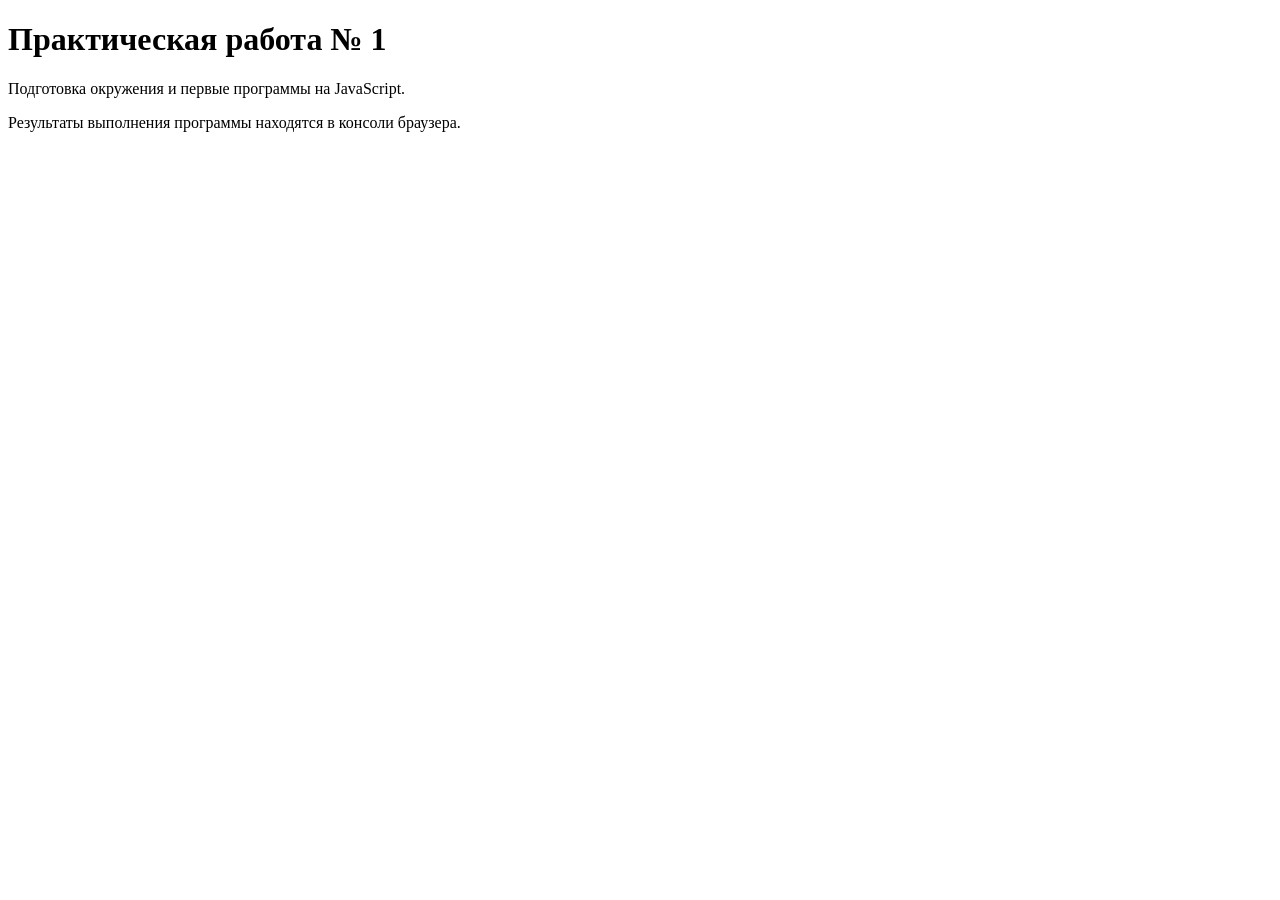
<file: practice-01/index.html>
<!doctype html>
<html lang="ru">
  <head>
    <meta charset="UTF-8">
    <meta name="viewport" content="width=device-width, initial-scale=1.0">
    <title>ПР1 — JavaScript</title>
    <script src="./js/hello.js" defer></script>
  </head>
  <body>
    <main>
      <h1>Практическая работа № 1</h1>
      <p>Подготовка окружения и первые программы на JavaScript.</p>
      <p>Результаты выполнения программы находятся в консоли браузера.</p>
    </main>
  </body>
</html>
</file>
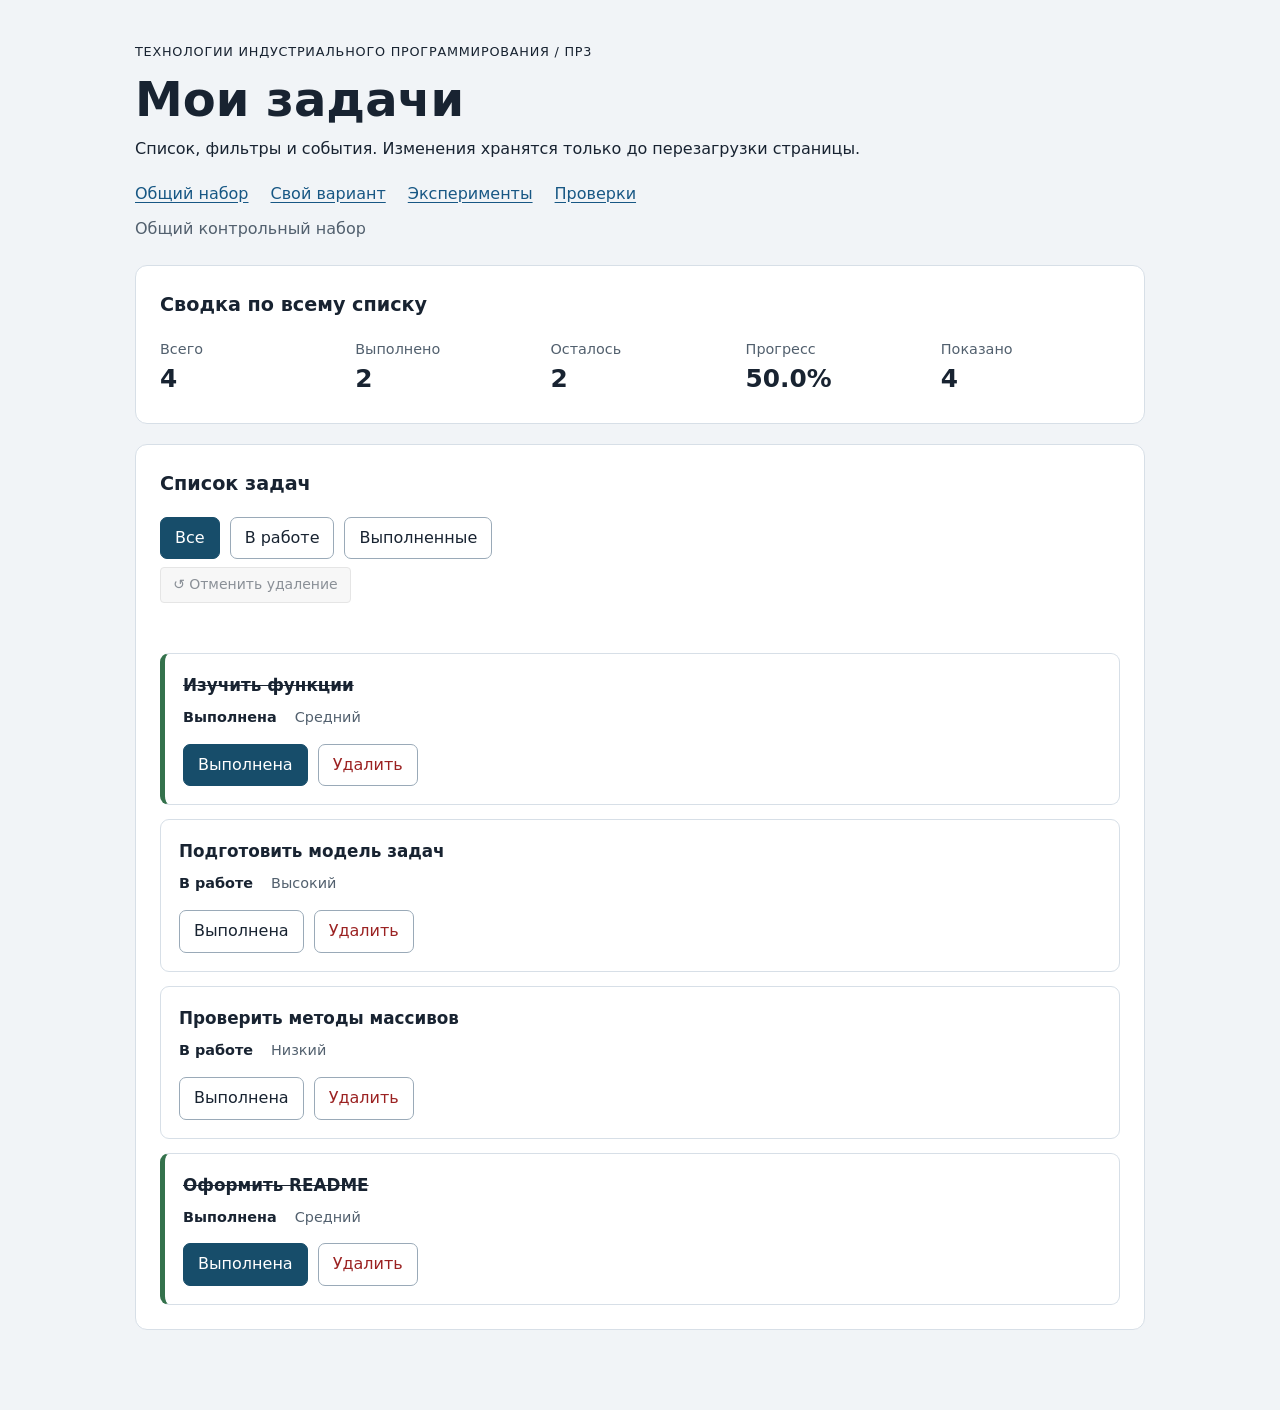
<file: practice-03/index.html>
<!doctype html>
<html lang="ru">
<head>
  <meta charset="utf-8">
  <meta name="viewport" content="width=device-width, initial-scale=1">
  <title>ПР3 — Работа с DOM и событиями</title>
  <link rel="icon" href="data:,">
  <link rel="stylesheet" href="./styles.css">
  <script type="module" src="./src/main.js"></script>
</head>
<body>
  <main class="page">
    <header class="page-header">
      <p class="eyebrow">Технологии индустриального программирования / ПР3</p>
      <h1>Мои задачи</h1>
      <p>Список, фильтры и события. Изменения хранятся только до перезагрузки страницы.</p>
      <nav class="page-links" aria-label="Учебные страницы">
        <a href="./index.html">Общий набор</a>
        <a href="./index.html?dataset=variant">Свой вариант</a>
        <a href="./examples/dom-events.html">Эксперименты</a>
        <a href="./checks.html">Проверки</a>
      </nav>
      <p id="dataset-label" class="muted">Набор ещё не загружен</p>
    </header>

    <section aria-labelledby="summary-heading" class="panel">
      <h2 id="summary-heading">Сводка по всему списку</h2>
      <dl id="task-summary" class="summary-grid">
        <div><dt>Всего</dt><dd data-stat="total">—</dd></div>
        <div><dt>Выполнено</dt><dd data-stat="completed">—</dd></div>
        <div><dt>Осталось</dt><dd data-stat="pending">—</dd></div>
        <div><dt>Прогресс</dt><dd data-stat="progress">—</dd></div>
        <div><dt>Показано</dt><dd data-stat="visible">—</dd></div>
      </dl>
    </section>

    <section class="panel" aria-labelledby="list-heading">
      <h2 id="list-heading">Список задач</h2>
      <div id="task-filters" class="filters" role="group" aria-label="Фильтр по статусу">
        <button type="button" data-filter="all" aria-pressed="true" class="is-active"><span class="filter-label">Все</span></button>
        <button type="button" data-filter="pending" aria-pressed="false"><span class="filter-label">В работе</span></button>
        <button type="button" data-filter="completed" aria-pressed="false"><span class="filter-label">Выполненные</span></button>
      </div>
      <button type="button" id="undo-delete-btn" class="undo-button" disabled>↺ Отменить удаление</button>
      <p id="operation-message" class="operation-message" role="status" aria-live="polite"></p>
      <p id="empty-message" class="empty-message" hidden></p>
      <ul id="task-list" class="task-list" aria-label="Задачи"></ul>
      <noscript>Для выполнения работы необходимо разрешить JavaScript в браузере.</noscript>
    </section>
  </main>
</body>
</html>
</file>
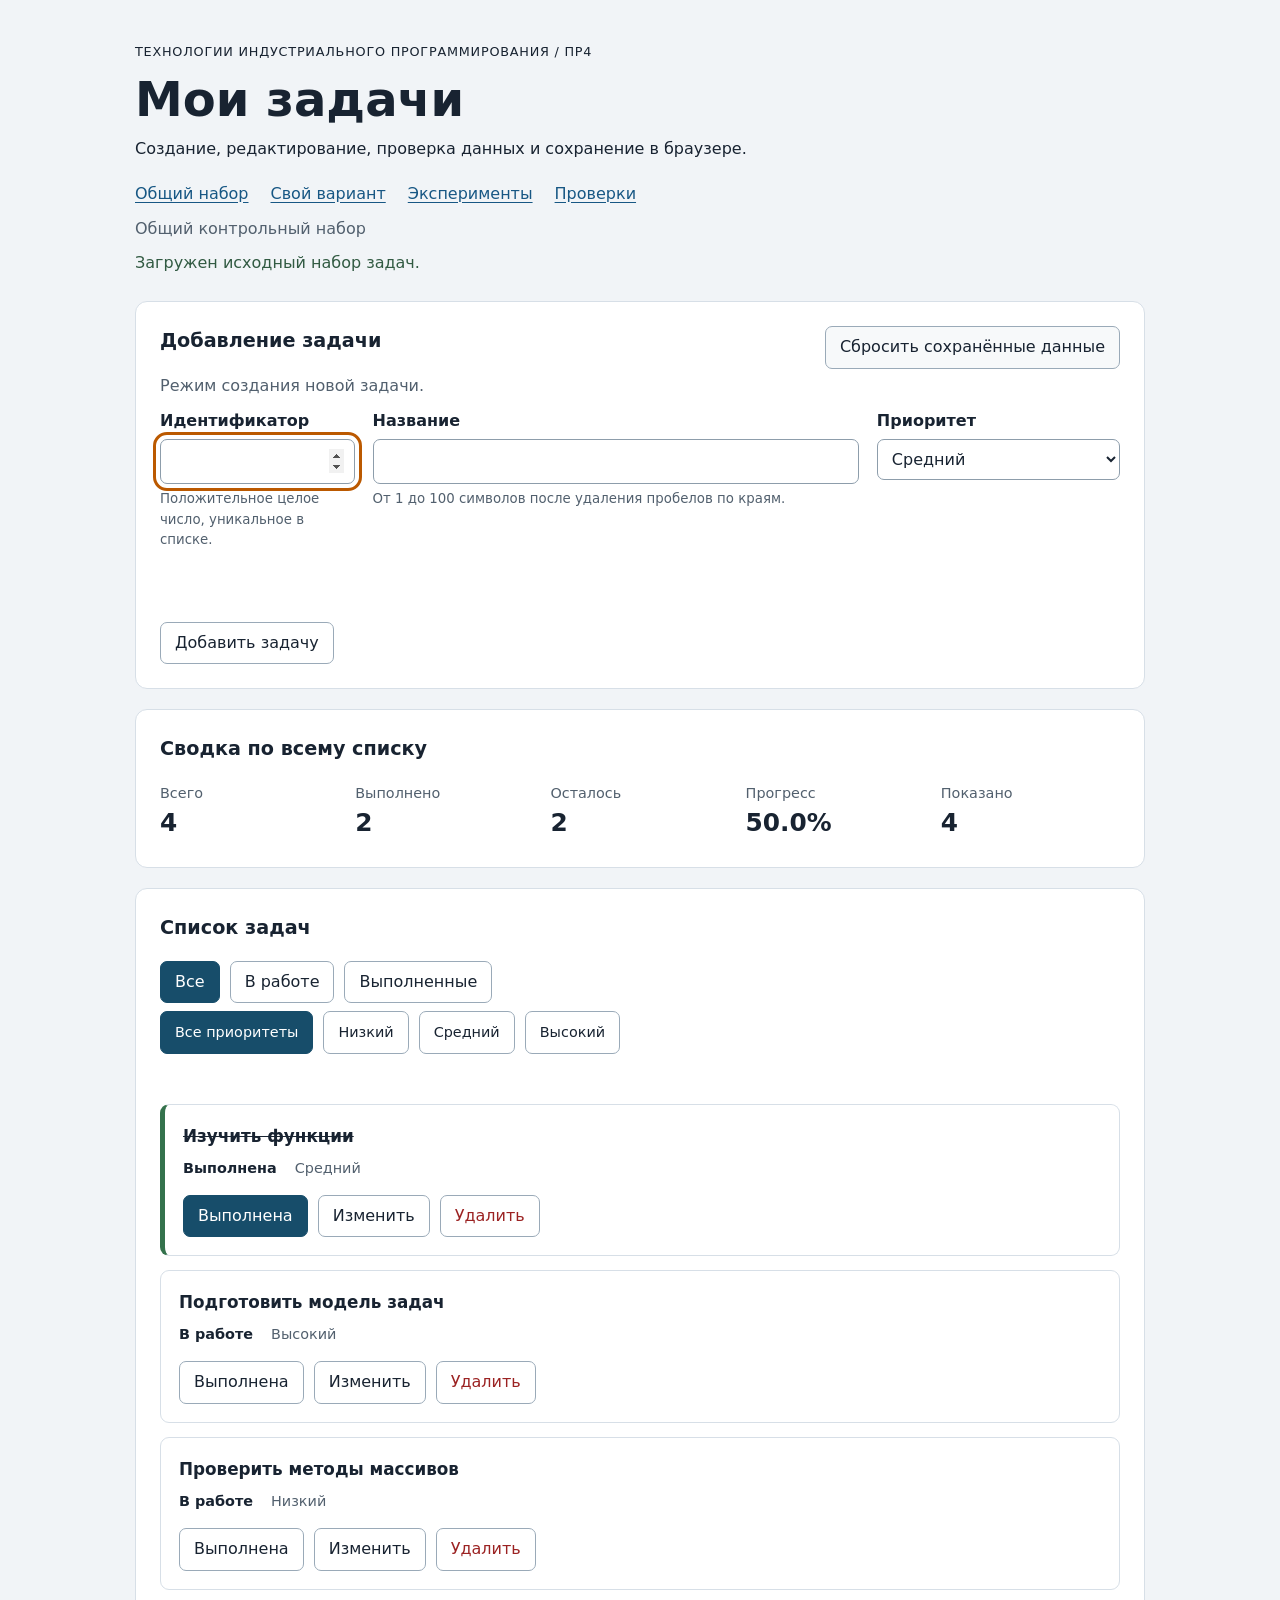
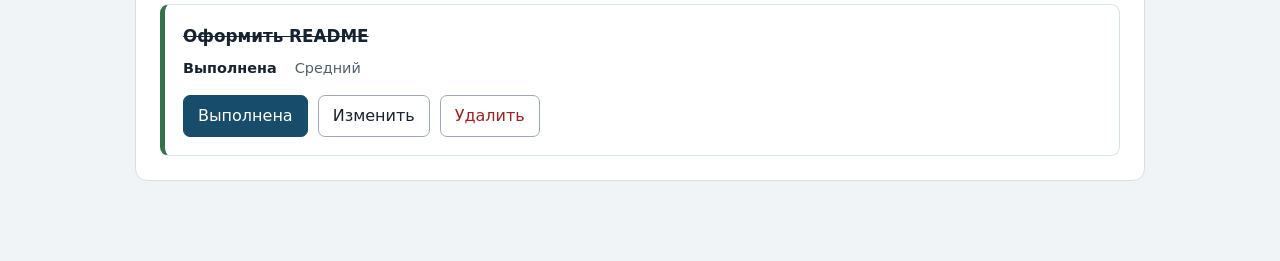
<file: practice-04/index.html>
<!doctype html>
<html lang="ru">
<head>
  <meta charset="utf-8">
  <meta name="viewport" content="width=device-width, initial-scale=1">
  <title>ПР4 — Формы, валидация и локальное хранение</title>
  <link rel="icon" href="data:,">
  <link rel="stylesheet" href="./styles.css">
  <script type="module" src="./src/main.js"></script>
</head>
<body>
  <main class="page">
    <header class="page-header">
      <p class="eyebrow">Технологии индустриального программирования / ПР4</p>
      <h1>Мои задачи</h1>
      <p>Создание, редактирование, проверка данных и сохранение в браузере.</p>
      <nav class="page-links" aria-label="Учебные страницы">
        <a href="./index.html">Общий набор</a>
        <a href="./index.html?dataset=variant">Свой вариант</a>
        <a href="./examples/forms-storage.html">Эксперименты</a>
        <a href="./checks.html">Проверки</a>
      </nav>
      <p id="dataset-label" class="muted">Набор ещё не загружен</p>
      <p id="storage-status" class="storage-status" role="status" aria-live="polite"></p>
    </header>

    <section class="panel" aria-labelledby="form-heading">
      <div class="panel-heading">
        <div>
          <h2 id="form-heading">Добавление задачи</h2>
          <p id="form-mode" class="muted">Режим создания новой задачи.</p>
        </div>
        <button id="reset-data" type="button" class="button-secondary">Сбросить сохранённые данные</button>
      </div>

      <form id="task-form">
        <div class="form-grid">
          <div class="field">
            <label for="task-id">Идентификатор</label>
            <input id="task-id" name="id" type="number" min="1" step="1" required
                   aria-describedby="task-id-hint task-id-error">
            <small id="task-id-hint">Положительное целое число, уникальное в списке.</small>
            <p id="task-id-error" class="field-error" data-error-for="id" aria-live="polite"></p>
          </div>

          <div class="field field-wide">
            <label for="task-title">Название</label>
            <input id="task-title" name="title" type="text" maxlength="100" required
                   aria-describedby="task-title-hint task-title-error">
            <small id="task-title-hint">От 1 до 100 символов после удаления пробелов по краям.</small>
            <p id="task-title-error" class="field-error" data-error-for="title" aria-live="polite"></p>
          </div>

          <div class="field">
            <label for="task-priority">Приоритет</label>
            <select id="task-priority" name="priority" required
                    aria-describedby="task-priority-error">
              <option value="medium">Средний</option>
              <option value="low">Низкий</option>
              <option value="high">Высокий</option>
            </select>
            <p id="task-priority-error" class="field-error" data-error-for="priority" aria-live="polite"></p>
          </div>
        </div>

        <p id="form-message" class="operation-message" role="status" aria-live="polite"></p>
        <div class="form-actions">
          <button id="form-submit" type="submit">Добавить задачу</button>
          <button id="cancel-edit" type="button" class="button-secondary" hidden>Отменить редактирование</button>
        </div>
      </form>
    </section>

    <section aria-labelledby="summary-heading" class="panel">
      <h2 id="summary-heading">Сводка по всему списку</h2>
      <dl id="task-summary" class="summary-grid">
        <div><dt>Всего</dt><dd data-stat="total">—</dd></div>
        <div><dt>Выполнено</dt><dd data-stat="completed">—</dd></div>
        <div><dt>Осталось</dt><dd data-stat="pending">—</dd></div>
        <div><dt>Прогресс</dt><dd data-stat="progress">—</dd></div>
        <div><dt>Показано</dt><dd data-stat="visible">—</dd></div>
      </dl>
    </section>

    <section class="panel" aria-labelledby="list-heading">
      <h2 id="list-heading">Список задач</h2>
      <div id="task-filters" class="filters" role="group" aria-label="Фильтр по статусу">
        <button type="button" data-filter="all" aria-pressed="true" class="is-active"><span class="filter-label">Все</span></button>
        <button type="button" data-filter="pending" aria-pressed="false"><span class="filter-label">В работе</span></button>
        <button type="button" data-filter="completed" aria-pressed="false"><span class="filter-label">Выполненные</span></button>
      </div>
      <div id="priority-filters" class="filters priority-filters" role="group" aria-label="Фильтр по приоритету">
        <button type="button" data-priority="all" aria-pressed="true" class="is-active"><span class="filter-label">Все приоритеты</span></button>
        <button type="button" data-priority="low"><span class="filter-label">Низкий</span></button>
        <button type="button" data-priority="medium"><span class="filter-label">Средний</span></button>
        <button type="button" data-priority="high"><span class="filter-label">Высокий</span></button>
      </div>
      <p id="operation-message" class="operation-message" role="status" aria-live="polite"></p>
      <p id="empty-message" class="empty-message" hidden></p>
      <ul id="task-list" class="task-list" aria-label="Задачи"></ul>
      <noscript>Для выполнения работы необходимо разрешить JavaScript в браузере.</noscript>
    </section>
  </main>
</body>
</html>
</file>
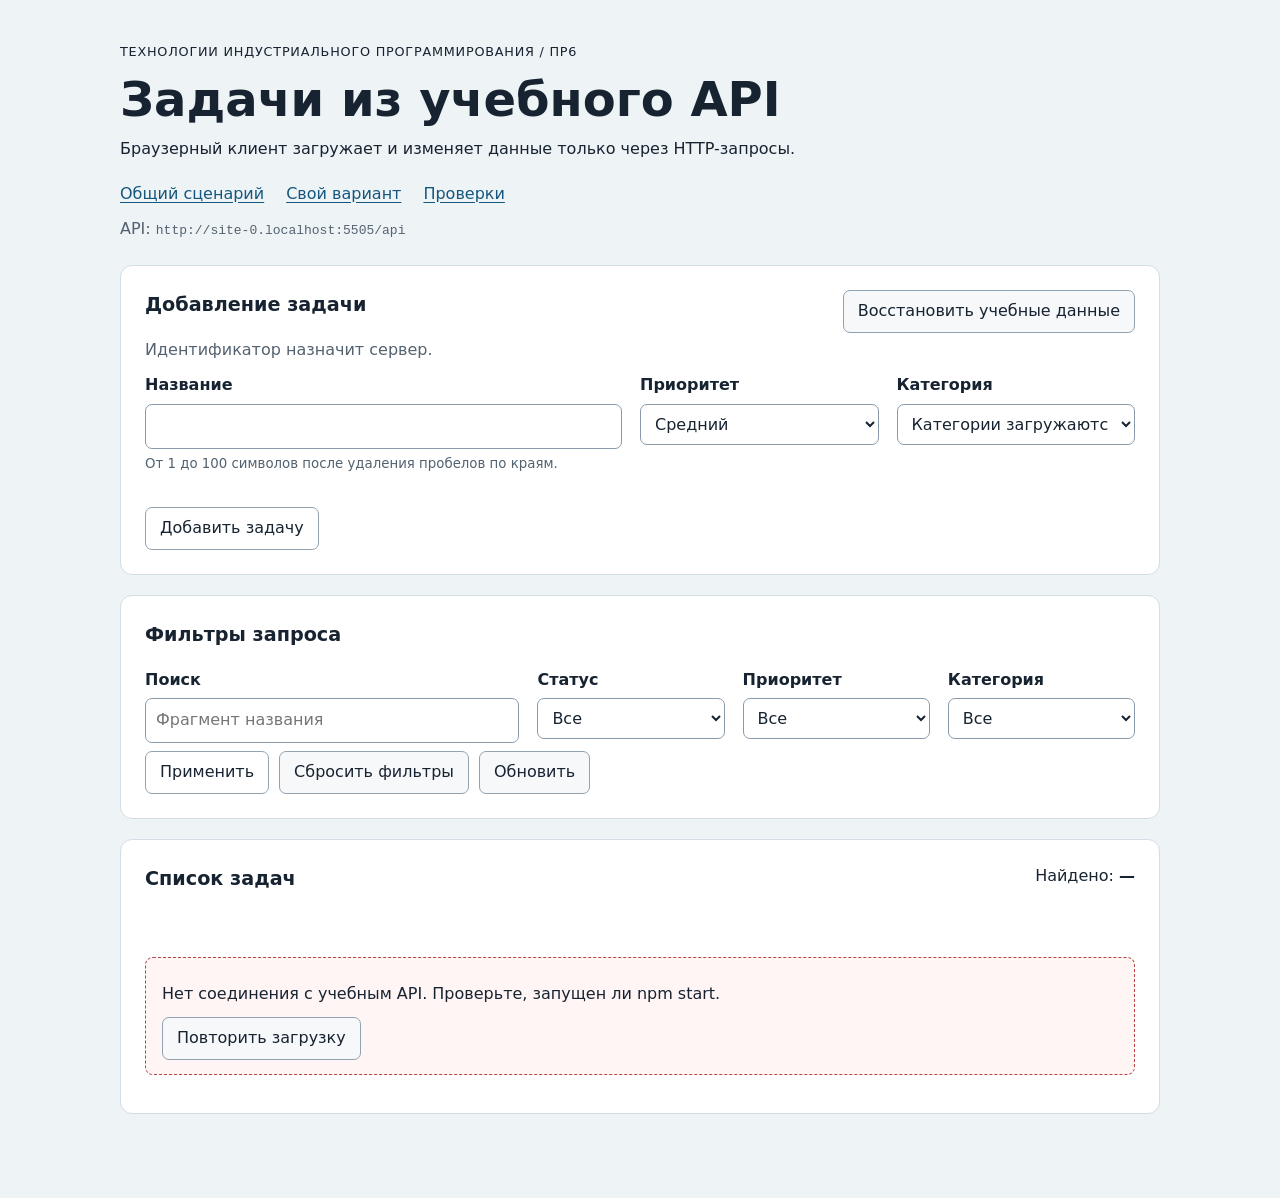
<file: practice-06/index.html>
<!doctype html>
<html lang="ru">
<head>
  <meta charset="utf-8">
  <meta name="viewport" content="width=device-width, initial-scale=1">
  <title>ПР6 — Браузерный клиент HTTP API</title>
  <link rel="icon" href="data:,">
  <link rel="stylesheet" href="./styles.css">
  <script type="module" src="./src/main.js"></script>
</head>
<body>
  <main class="page">
    <header class="page-header">
      <p class="eyebrow">Технологии индустриального программирования / ПР6</p>
      <h1>Задачи из учебного API</h1>
      <p>Браузерный клиент загружает и изменяет данные только через HTTP-запросы.</p>
      <nav class="page-links" aria-label="Учебные страницы">
        <a href="./index.html">Общий сценарий</a>
        <a href="./index.html?dataset=variant">Свой вариант</a>
        <a href="./checks.html">Проверки</a>
      </nav>
      <p class="muted">API: <code id="api-url">адрес определяется…</code></p>
    </header>

    <section class="panel" aria-labelledby="editor-heading">
      <div class="panel-heading">
        <div>
          <h2 id="editor-heading">Добавление задачи</h2>
          <p id="form-mode" class="muted">Идентификатор назначит сервер.</p>
        </div>
        <button id="reset-data" type="button" class="button-secondary">Восстановить учебные данные</button>
      </div>

      <form id="task-form" novalidate>
        <div class="form-grid">
          <div class="field field-wide">
            <label for="task-title">Название</label>
            <input id="task-title" name="title" type="text" maxlength="100" required
                   aria-describedby="task-title-hint task-title-error">
            <small id="task-title-hint">От 1 до 100 символов после удаления пробелов по краям.</small>
            <p id="task-title-error" class="field-error" data-error-for="title" aria-live="polite"></p>
          </div>

          <div class="field">
            <label for="task-priority">Приоритет</label>
            <select id="task-priority" name="priority" required
                    aria-describedby="task-priority-error">
              <option value="medium">Средний</option>
              <option value="low">Низкий</option>
              <option value="high">Высокий</option>
            </select>
            <p id="task-priority-error" class="field-error" data-error-for="priority" aria-live="polite"></p>
          </div>

          <div class="field">
            <label for="task-category">Категория</label>
            <select id="task-category" name="categoryId" required
                    aria-describedby="task-category-error">
              <option value="">Категории загружаются…</option>
            </select>
            <p id="task-category-error" class="field-error" data-error-for="categoryId" aria-live="polite"></p>
          </div>
        </div>

        <div class="form-actions">
          <button id="form-submit" type="submit">Добавить задачу</button>
          <button id="cancel-edit" type="button" class="button-secondary" hidden>Отменить редактирование</button>
        </div>
      </form>
    </section>

    <section class="panel" aria-labelledby="filters-heading">
      <h2 id="filters-heading">Фильтры запроса</h2>
      <form id="filters-form">
        <div class="filter-grid">
          <div class="field field-wide">
            <label for="filter-query">Поиск</label>
            <input id="filter-query" name="q" type="search" maxlength="100" placeholder="Фрагмент названия">
          </div>
          <div class="field">
            <label for="filter-completed">Статус</label>
            <select id="filter-completed" name="completed">
              <option value="">Все</option>
              <option value="false">В работе</option>
              <option value="true">Выполненные</option>
            </select>
          </div>
          <div class="field">
            <label for="filter-priority">Приоритет</label>
            <select id="filter-priority" name="priority">
              <option value="">Все</option>
              <option value="low">Низкий</option>
              <option value="medium">Средний</option>
              <option value="high">Высокий</option>
            </select>
          </div>
          <div class="field">
            <label for="filter-category">Категория</label>
            <select id="filter-category" name="categoryId">
              <option value="">Все</option>
            </select>
          </div>
        </div>
        <div class="form-actions">
          <button type="submit">Применить</button>
          <button id="clear-filters" type="button" class="button-secondary">Сбросить фильтры</button>
          <button id="refresh-list" type="button" class="button-secondary">Обновить</button>
        </div>
      </form>
    </section>

    <section id="list-panel" class="panel" aria-labelledby="list-heading" aria-busy="false">
      <div class="panel-heading">
        <h2 id="list-heading">Список задач</h2>
        <p class="counter">Найдено: <strong id="task-total">—</strong></p>
      </div>

      <p id="operation-message" class="operation-message" role="status" aria-live="polite"></p>
      <div id="list-state" class="list-state" role="status" aria-live="polite">
        <p data-state-message>Приложение ещё не запущено.</p>
        <button id="retry-load" type="button" class="button-secondary" hidden>Повторить загрузку</button>
      </div>
      <ul id="task-list" class="task-list" aria-label="Задачи"></ul>
      <noscript>Для выполнения работы необходимо разрешить JavaScript в браузере.</noscript>
    </section>
  </main>
</body>
</html>
</file>
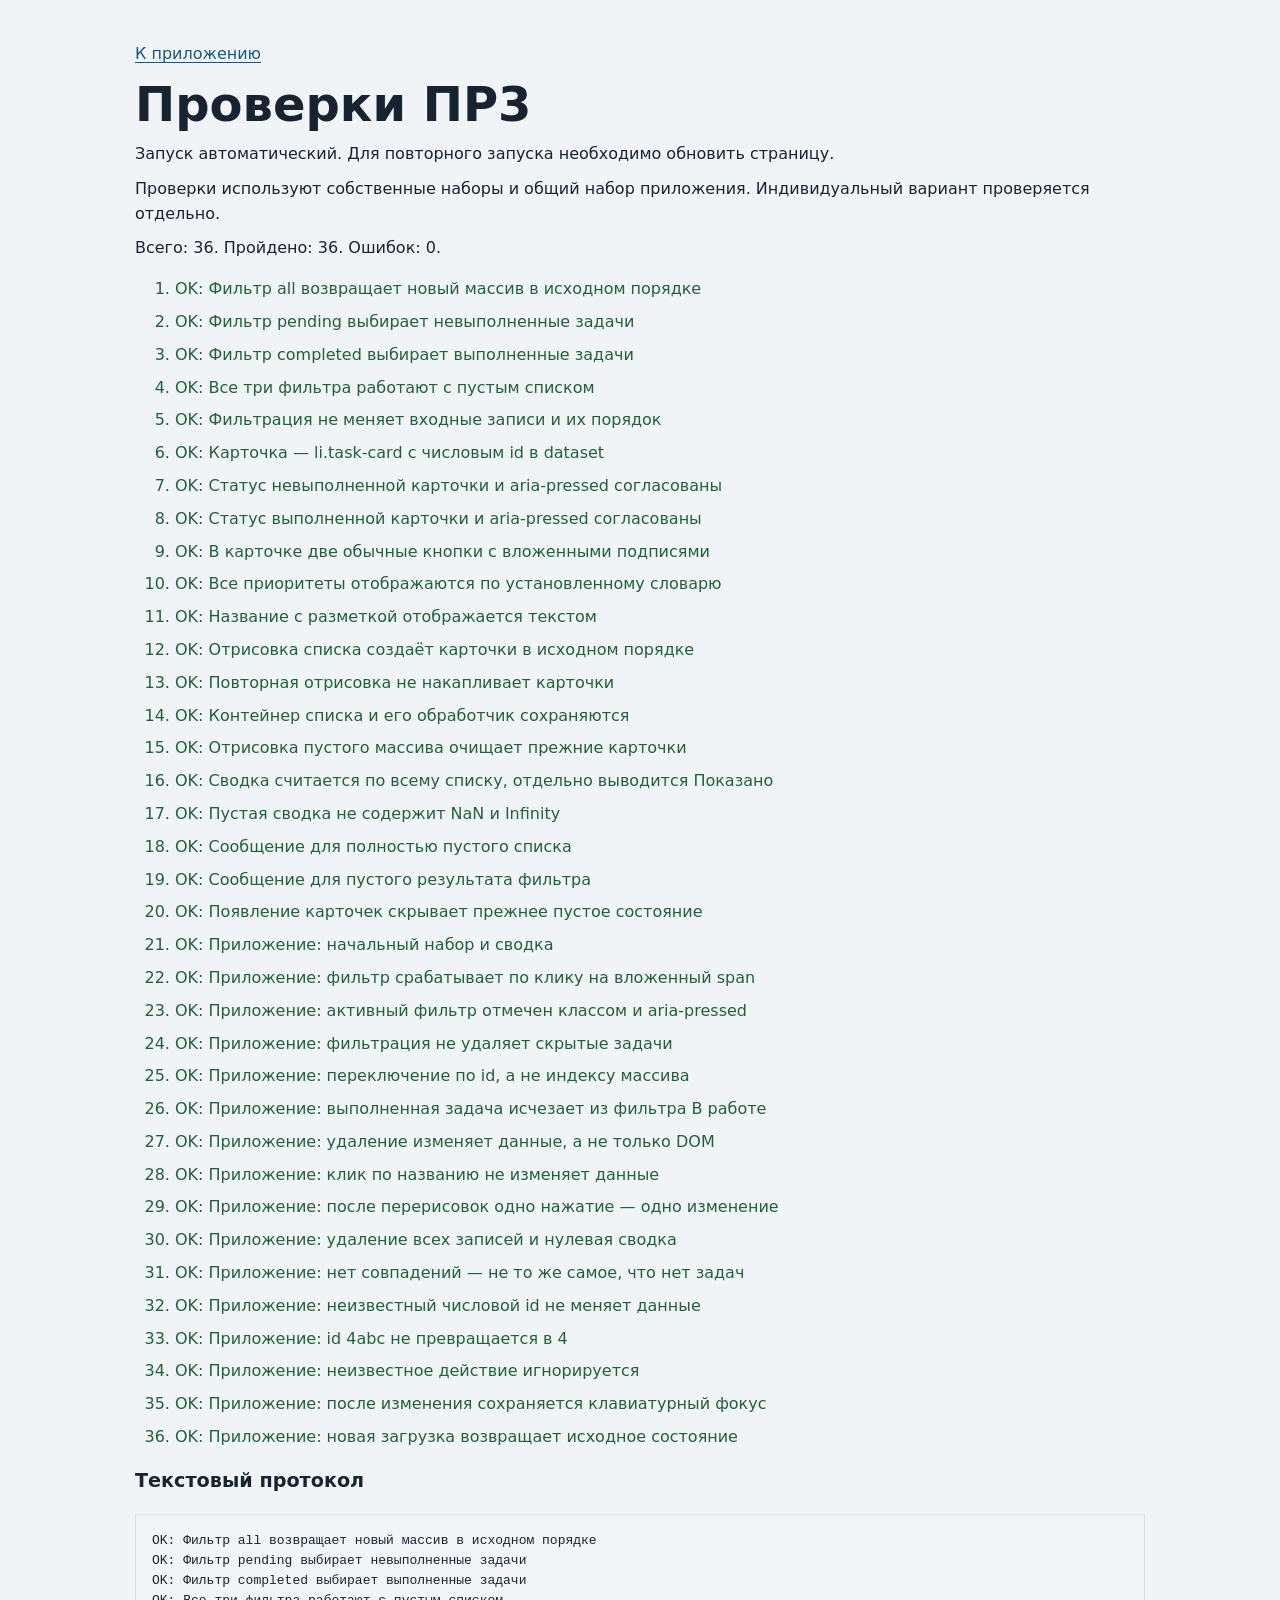
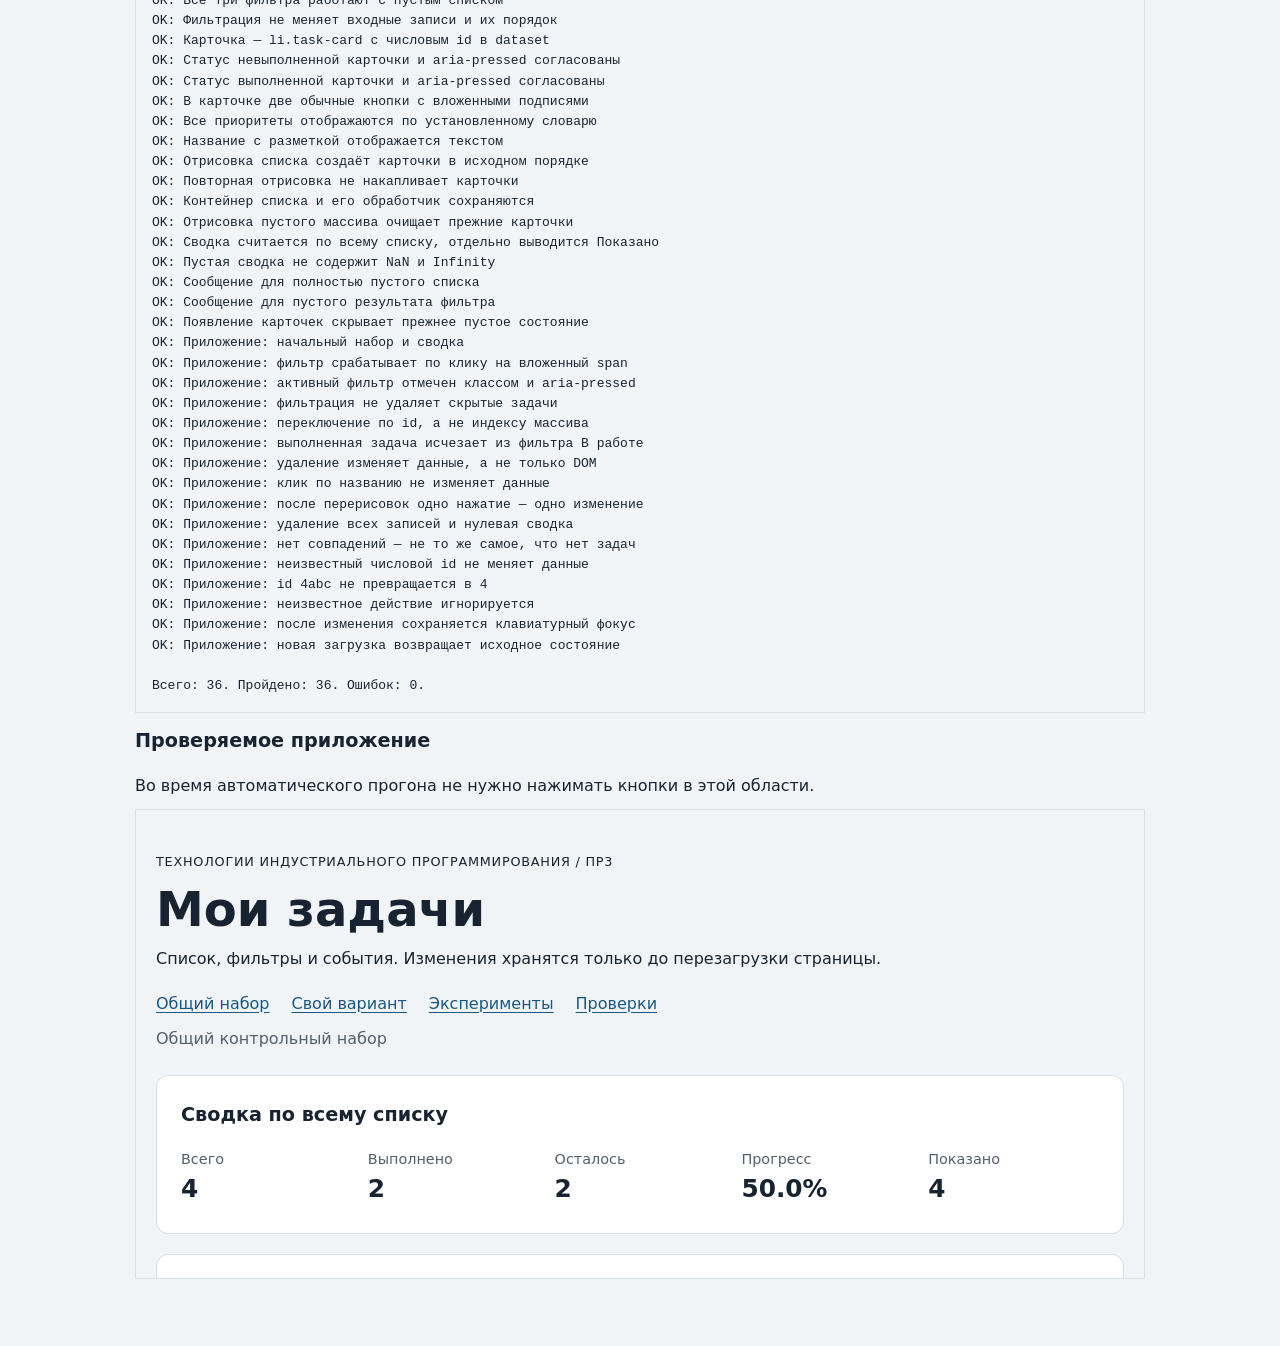
<file: practice-03/checks.html>
<!doctype html>
<html lang="ru">
<head>
  <meta charset="utf-8">
  <meta name="viewport" content="width=device-width, initial-scale=1">
  <title>ПР3 — Проверки интерфейса</title>
  <link rel="icon" href="data:,">
  <link rel="stylesheet" href="./styles.css">
  <script type="module" src="./checks/browser.checks.js"></script>
</head>
<body>
  <main class="page">
    <p><a href="./index.html">К приложению</a></p>
    <h1>Проверки ПР3</h1>
    <p>Запуск автоматический. Для повторного запуска необходимо обновить страницу.</p>
    <p>Проверки используют собственные наборы и общий набор приложения. Индивидуальный вариант проверяется отдельно.</p>
    <p id="check-summary" role="status">Проверки не завершены. Если сообщение не меняется, необходимо открыть Console и проверить ошибки импорта.</p>
    <ol id="check-results" class="check-list"></ol>
    <h2>Текстовый протокол</h2>
    <pre id="check-log"></pre>
    <h2>Проверяемое приложение</h2>
    <p>Во время автоматического прогона не нужно нажимать кнопки в этой области.</p>
    <iframe id="test-frame" class="test-preview" title="Приложение для автоматических проверок"></iframe>
    <div id="test-fixture" class="test-fixture" aria-hidden="true"></div>
  </main>
</body>
</html>
</file>
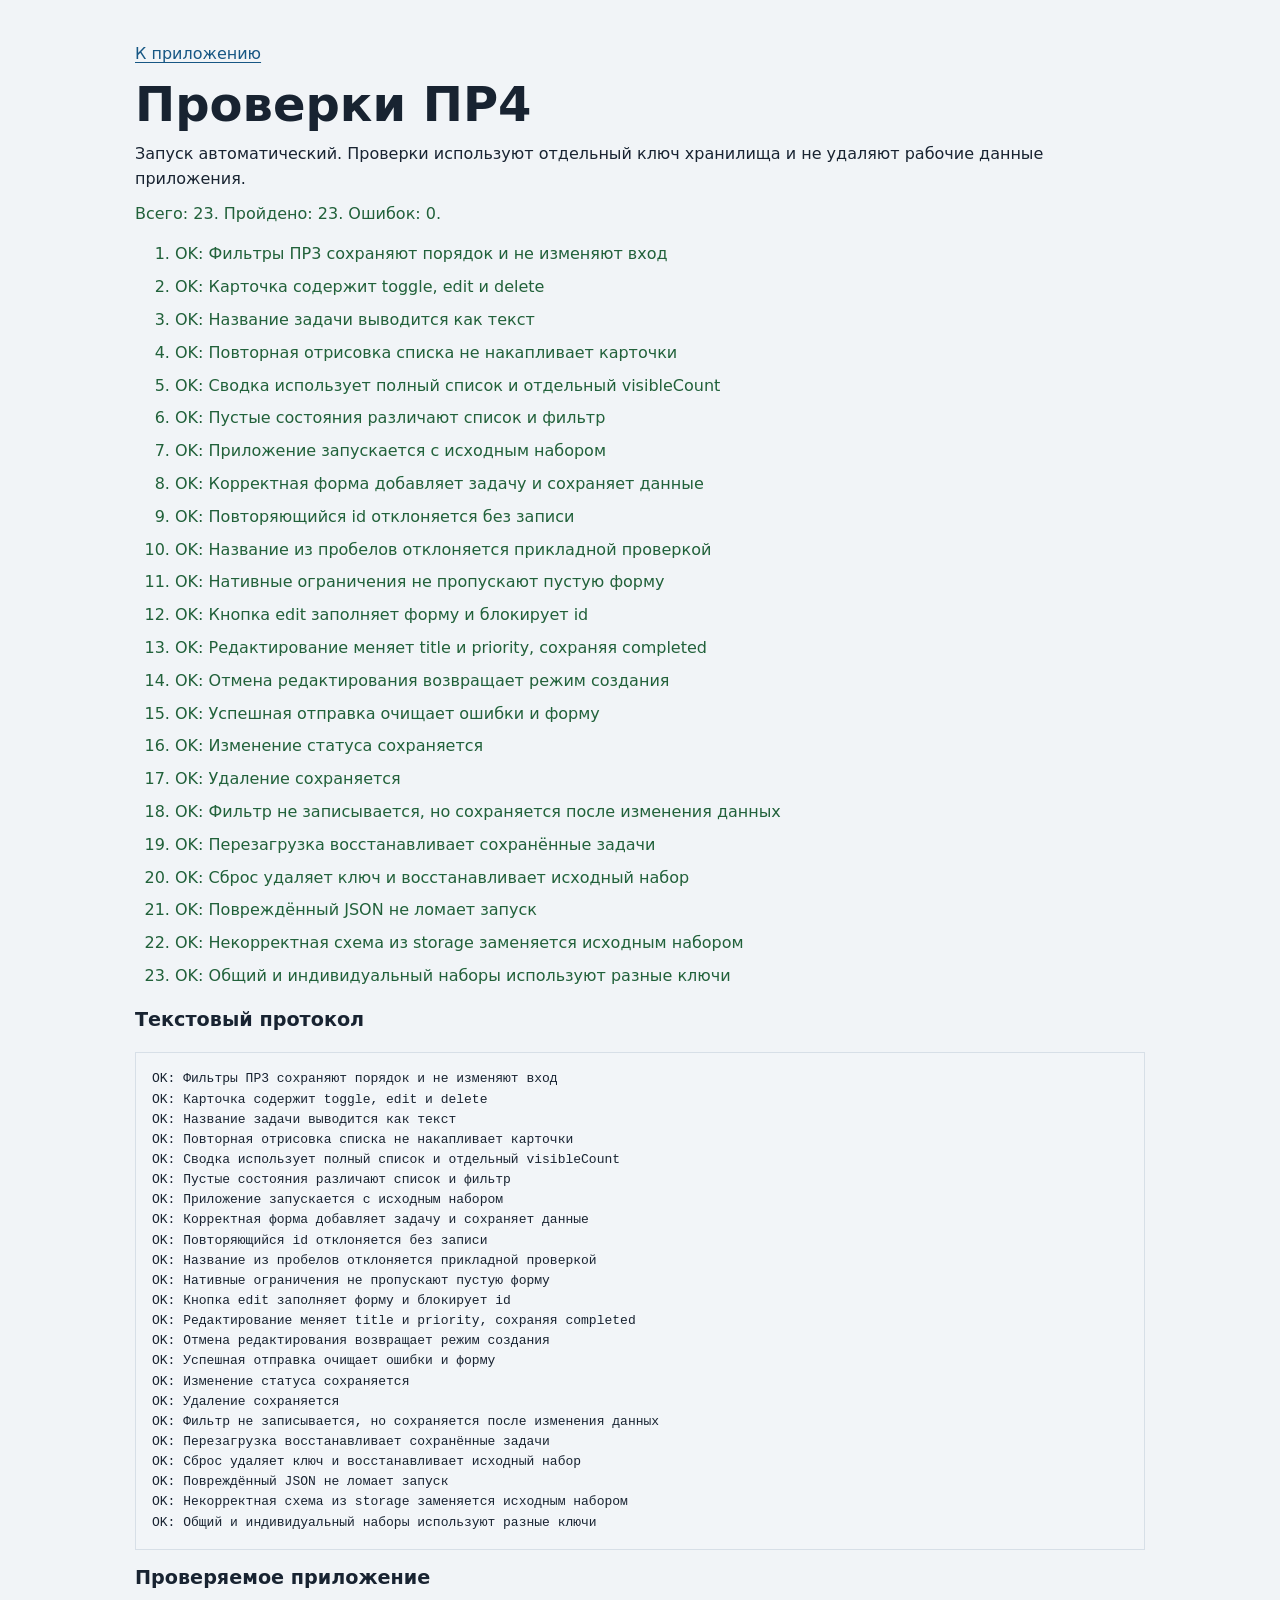
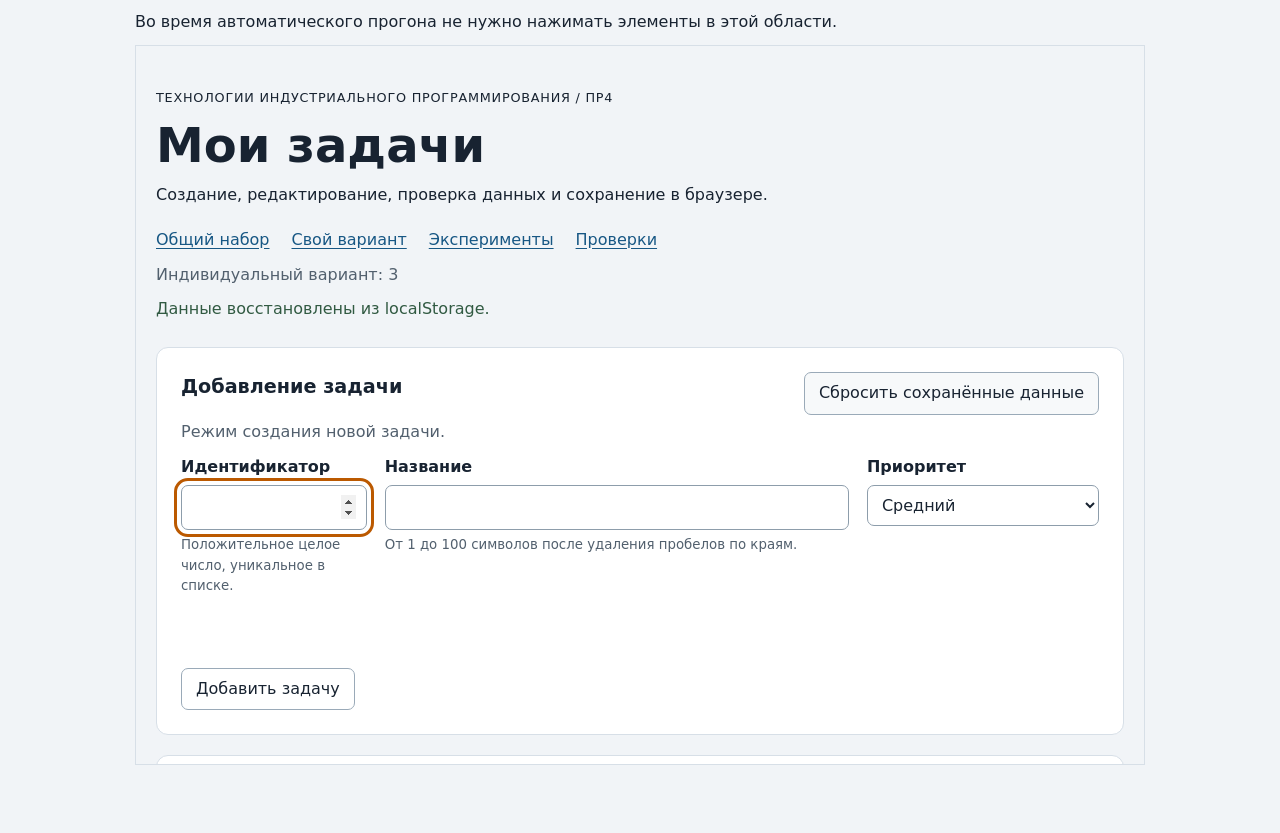
<file: practice-04/checks.html>
<!doctype html>
<html lang="ru">
<head>
  <meta charset="utf-8">
  <meta name="viewport" content="width=device-width, initial-scale=1">
  <title>ПР4 — Проверки интерфейса</title>
  <link rel="icon" href="data:,">
  <link rel="stylesheet" href="./styles.css">
  <script type="module" src="./checks/browser.checks.js"></script>
</head>
<body>
  <main class="page">
    <p><a href="./index.html">К приложению</a></p>
    <h1>Проверки ПР4</h1>
    <p>Запуск автоматический. Проверки используют отдельный ключ хранилища и не удаляют рабочие данные приложения.</p>
    <p id="check-summary" role="status">Проверки не завершены. Если сообщение не меняется, откройте Console и проверьте ошибки импорта.</p>
    <ol id="check-results" class="check-list"></ol>
    <h2>Текстовый протокол</h2>
    <pre id="check-log"></pre>
    <h2>Проверяемое приложение</h2>
    <p>Во время автоматического прогона не нужно нажимать элементы в этой области.</p>
    <iframe id="test-frame" class="test-preview" title="Приложение для автоматических проверок"></iframe>
    <div id="test-fixture" class="test-fixture" aria-hidden="true"></div>
  </main>
</body>
</html>
</file>
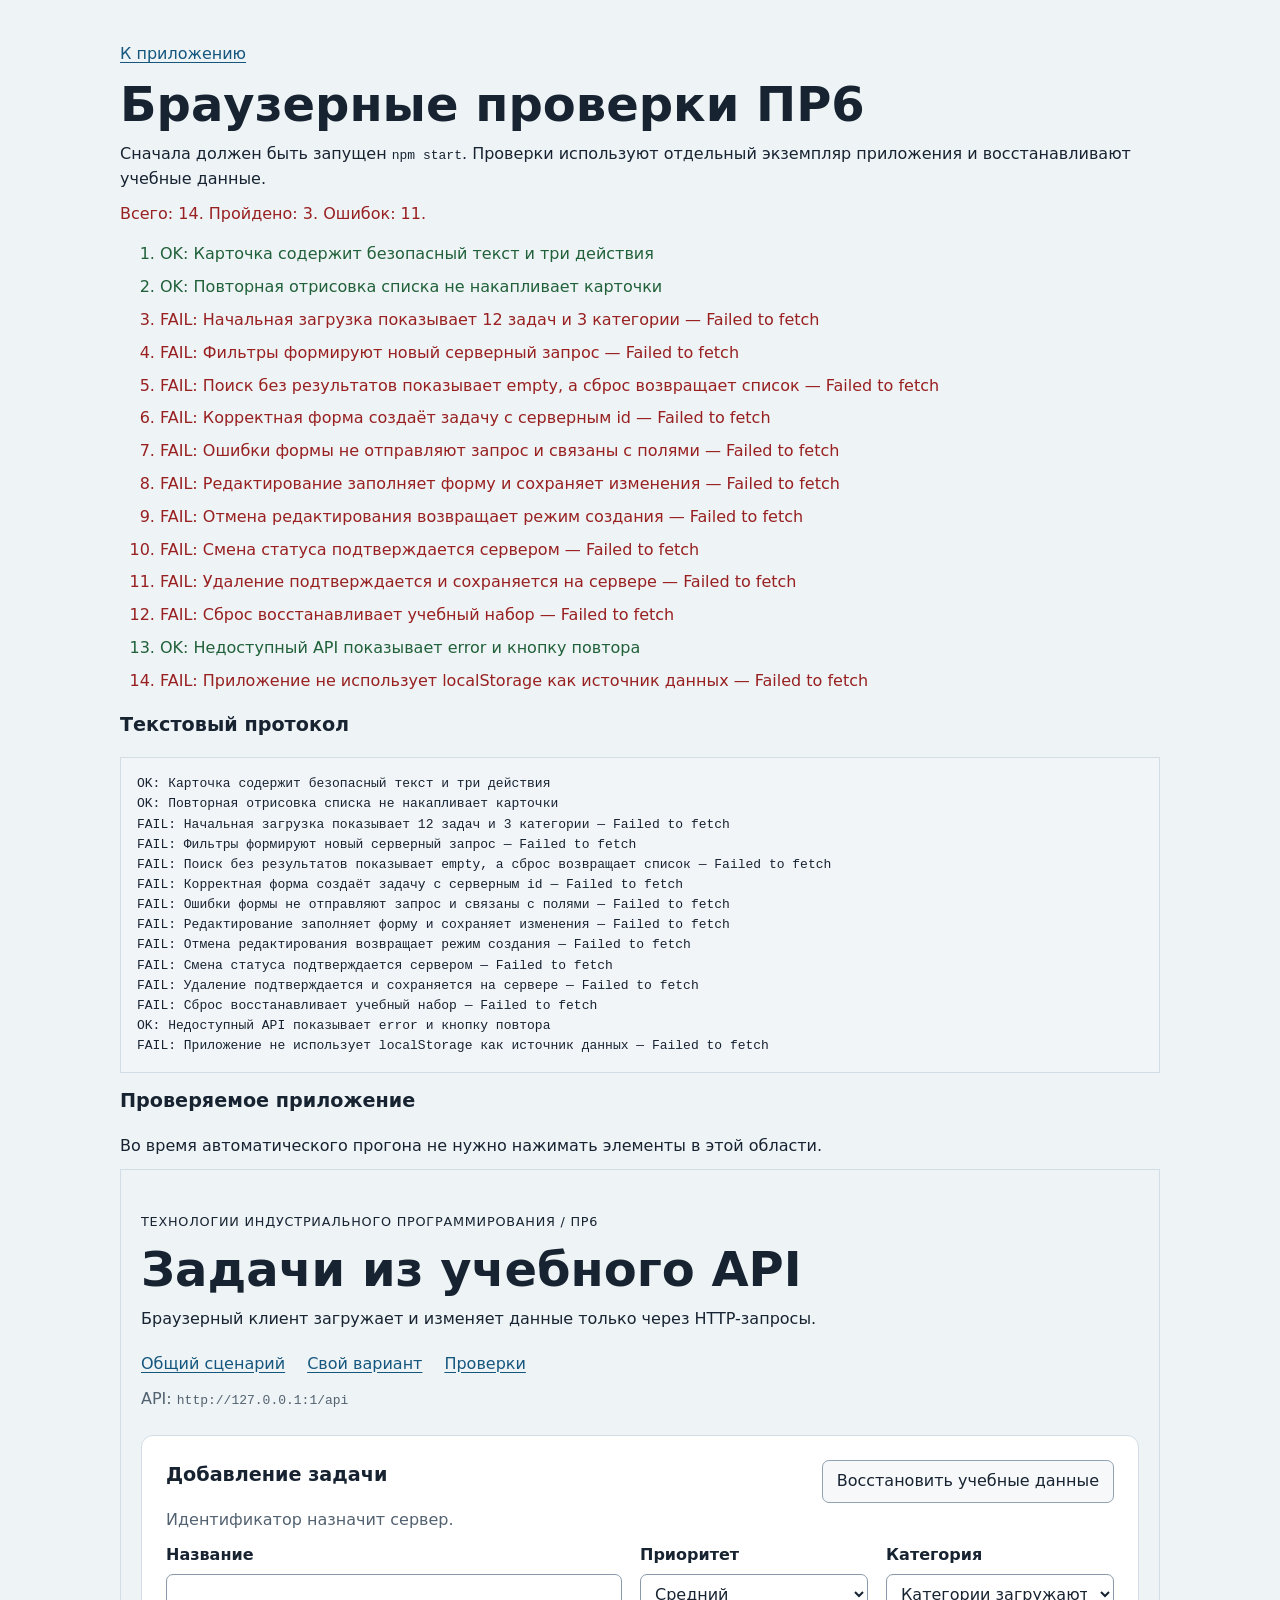
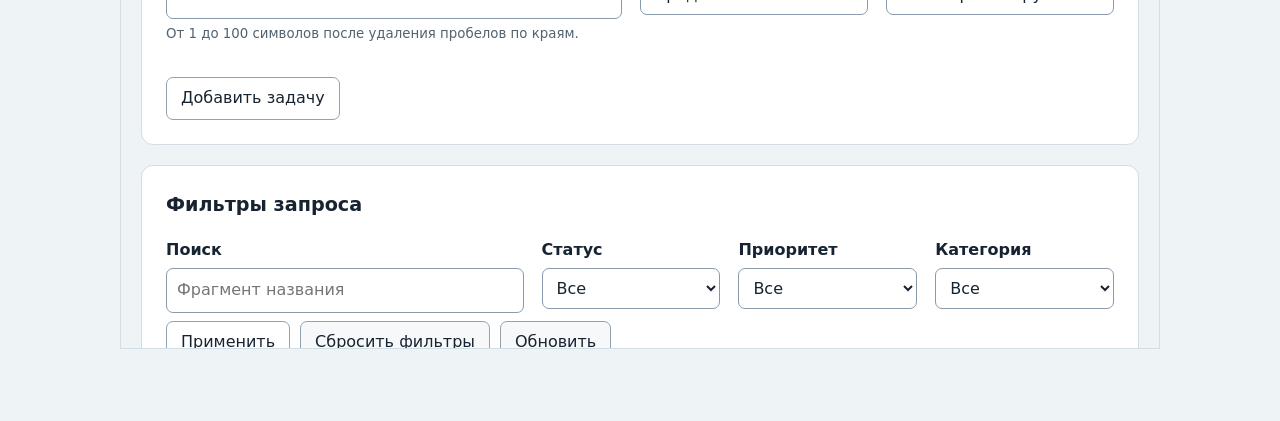
<file: practice-06/checks.html>
<!doctype html>
<html lang="ru">
<head>
  <meta charset="utf-8">
  <meta name="viewport" content="width=device-width, initial-scale=1">
  <title>ПР6 — Проверки интерфейса</title>
  <link rel="icon" href="data:,">
  <link rel="stylesheet" href="./styles.css">
  <script type="module" src="./checks/browser.checks.js"></script>
</head>
<body>
  <main class="page">
    <p><a href="./index.html">К приложению</a></p>
    <h1>Браузерные проверки ПР6</h1>
    <p>Сначала должен быть запущен <code>npm start</code>. Проверки используют отдельный экземпляр приложения и восстанавливают учебные данные.</p>
    <p id="check-summary" role="status">Проверки не завершены. Если сообщение не меняется, откройте Console и проверьте ошибки импорта.</p>
    <ol id="check-results" class="check-list"></ol>
    <h2>Текстовый протокол</h2>
    <pre id="check-log"></pre>
    <h2>Проверяемое приложение</h2>
    <p>Во время автоматического прогона не нужно нажимать элементы в этой области.</p>
    <iframe id="test-frame" class="test-preview" title="Приложение для автоматических проверок"></iframe>
    <div id="test-fixture" class="test-fixture" aria-hidden="true"></div>
  </main>
</body>
</html>
</file>
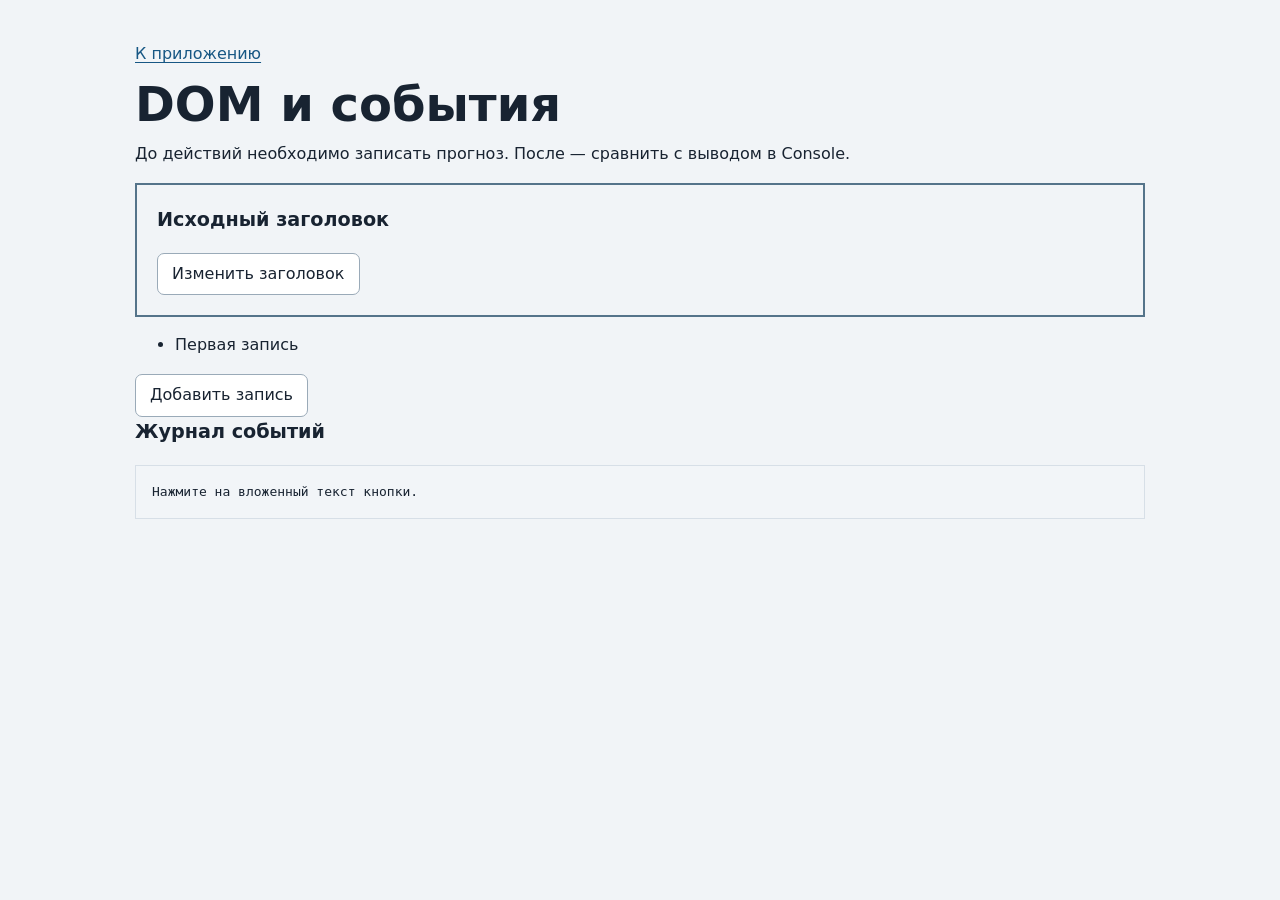
<file: practice-03/examples/dom-events.html>
<!doctype html>
<html lang="ru">
<head>
  <meta charset="utf-8">
  <meta name="viewport" content="width=device-width, initial-scale=1">
  <title>ПР3 — Эксперименты с DOM</title>
  <link rel="icon" href="data:,">
  <link rel="stylesheet" href="../styles.css">
  <script type="module" src="./dom-events.js"></script>
</head>
<body>
  <main class="page">
    <p><a href="../index.html">К приложению</a></p>
    <h1>DOM и события</h1>
    <p>До действий необходимо записать прогноз. После — сравнить с выводом в Console.</p>
    <section id="lab-card" class="lab-card" aria-label="Контейнер эксперимента">
      <h2 id="lab-title">Исходный заголовок</h2>
      <button id="lab-button" type="button" data-task-id="23"><span id="lab-label">Изменить заголовок</span></button>
    </section>
    <ul id="lab-list"><li>Первая запись</li></ul>
    <button id="append-button" type="button">Добавить запись</button>
    <h2>Журнал событий</h2>
    <pre id="lab-log" aria-live="polite">Нажмите на вложенный текст кнопки.</pre>
  </main>
</body>
</html>
</file>
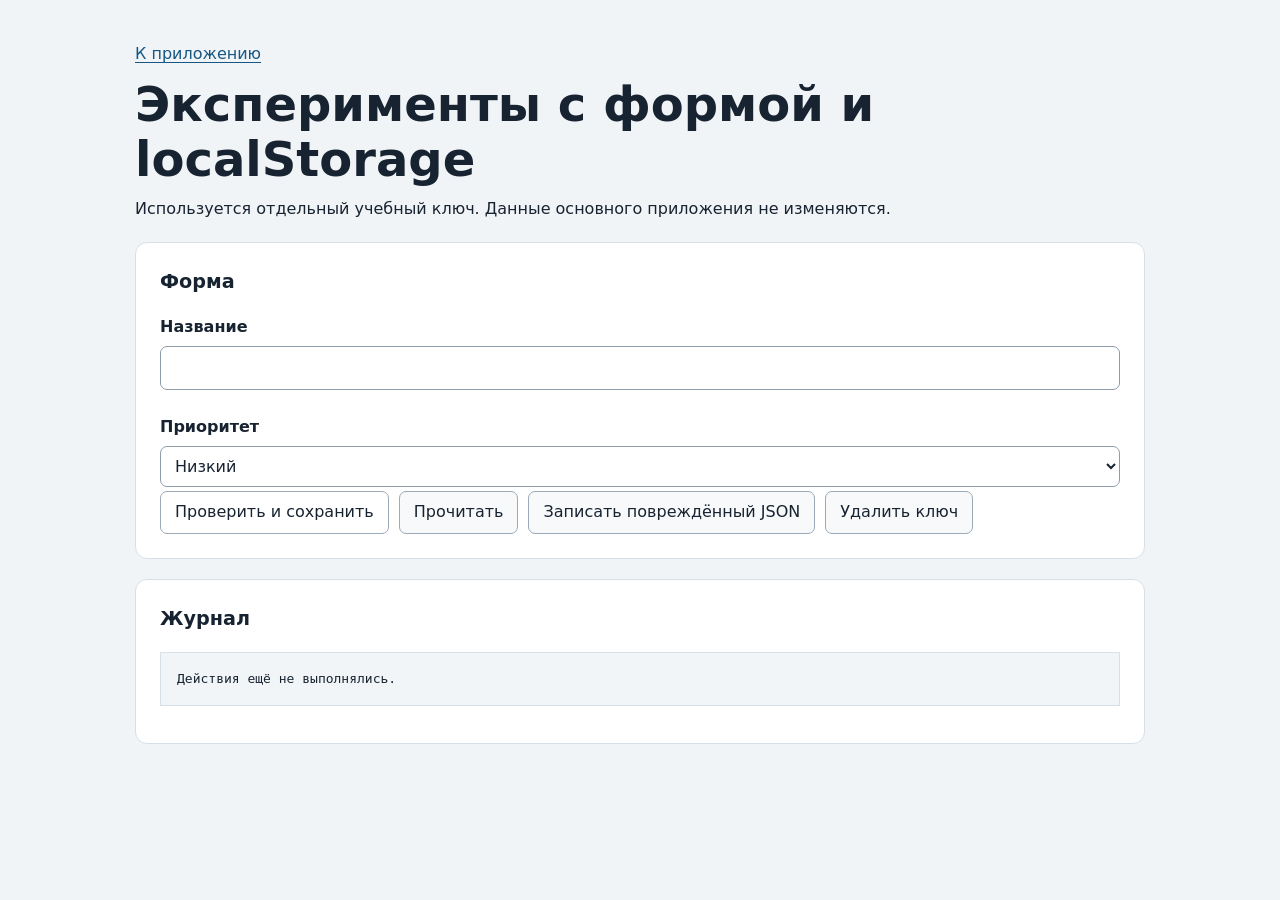
<file: practice-04/examples/forms-storage.html>
<!doctype html>
<html lang="ru">
<head>
  <meta charset="utf-8">
  <meta name="viewport" content="width=device-width, initial-scale=1">
  <title>ПР4 — Эксперименты с формой и localStorage</title>
  <link rel="icon" href="data:,">
  <link rel="stylesheet" href="../styles.css">
  <script type="module" src="./forms-storage.js"></script>
</head>
<body>
  <main class="page">
    <p><a href="../index.html">К приложению</a></p>
    <h1>Эксперименты с формой и localStorage</h1>
    <p>Используется отдельный учебный ключ. Данные основного приложения не изменяются.</p>

    <section class="panel" aria-labelledby="lab-form-heading">
      <h2 id="lab-form-heading">Форма</h2>
      <form id="lab-form">
        <div class="field">
          <label for="lab-title">Название</label>
          <input id="lab-title" name="title" required maxlength="20">
          <p id="lab-title-error" class="field-error" aria-live="polite"></p>
        </div>
        <div class="field">
          <label for="lab-priority">Приоритет</label>
          <select id="lab-priority" name="priority">
            <option value="low">Низкий</option>
            <option value="medium">Средний</option>
            <option value="high">Высокий</option>
          </select>
        </div>
        <div class="form-actions">
          <button type="submit">Проверить и сохранить</button>
          <button id="load-value" type="button" class="button-secondary">Прочитать</button>
          <button id="write-broken" type="button" class="button-secondary">Записать повреждённый JSON</button>
          <button id="remove-value" type="button" class="button-secondary">Удалить ключ</button>
        </div>
      </form>
    </section>

    <section class="panel" aria-labelledby="lab-log-heading">
      <h2 id="lab-log-heading">Журнал</h2>
      <pre id="lab-log">Действия ещё не выполнялись.</pre>
    </section>
  </main>
</body>
</html>
</file>
<file: practice-03/styles.css>
:root {
  font-family: system-ui, -apple-system, "Segoe UI", sans-serif;
  color: #182331;
  background: #f1f4f7;
  line-height: 1.55;
}
* { box-sizing: border-box; }
body { margin: 0; }
[hidden] { display: none !important; }
.page { max-width: 1050px; padding: 32px 20px 60px; margin: 0 auto; }
h1 { font-size: clamp(2rem, 5vw, 3rem); line-height: 1.15; margin: 10px 0; }
h2 { font-size: 1.2rem; margin: 0 0 18px; }
p { margin: 10px 0; }
a { color: #175784; text-underline-offset: 3px; }
.eyebrow { font-size: .8rem; letter-spacing: .06em; text-transform: uppercase; }
.page-header { margin-bottom: 24px; }
.page-links { display: flex; gap: 10px 22px; flex-wrap: wrap; margin-top: 20px; }
.muted { color: #52606e; }
.panel { background: #fff; border: 1px solid #d7dfe7; border-radius: 12px; padding: 24px; margin: 20px 0; }
.summary-grid { display: grid; grid-template-columns: repeat(5, 1fr); gap: 16px; margin: 0; }
dt { color: #52606e; font-size: .9rem; }
dd { margin: 0; font-size: 1.55rem; font-weight: 700; }
.filters, .task-actions { display: flex; flex-wrap: wrap; gap: 10px; }
button { font: inherit; color: inherit; border: 1px solid #9aaab8; border-radius: 7px; padding: 8px 14px; background: #fff; cursor: pointer; }
button:hover { background: #edf4f8; }
button.is-active, button[aria-pressed="true"] { background: #174d6a; color: #fff; border-color: #174d6a; }
:focus-visible { outline: 3px solid #bb5900; outline-offset: 4px; }
.task-list { list-style: none; margin: 0; padding: 0; }
.task-card { border: 1px solid #d7dfe7; border-radius: 9px; padding: 18px; margin-top: 14px; }
.task-title { font-size: 1.05rem; margin: 0 0 7px; overflow-wrap: anywhere; }
.task-status, .task-priority { display: inline-block; font-size: .9rem; margin-right: 18px; }
.task-status { font-weight: 600; }
.task-priority { color: #52606e; }
.task-actions { margin-top: 14px; }
.task-card.is-completed { border-left: 5px solid #34724c; }
.task-card.is-completed .task-title { text-decoration: line-through; }
button[data-action="delete"] { color: #9b2222; }
.operation-message { color: #9b2222; min-height: 1.6em; }
.empty-message { padding: 18px 0; font-weight: 600; }
pre { background: #f2f5f8; border: 1px solid #d7dfe7; padding: 16px; overflow: auto; white-space: pre-wrap; }
.check-pass { color: #21613a; }
.check-fail { color: #9b2222; }
.check-list li { margin: 8px 0; overflow-wrap: anywhere; }
.test-preview { width: 100%; height: 470px; border: 1px solid #d7dfe7; background: #fff; }
.test-fixture { position: absolute; left: -10000px; width: 900px; }
.lab-card { border: 2px solid #55748a; padding: 20px; margin: 16px 0; }
@media (max-width: 640px) {
  .summary-grid { grid-template-columns: repeat(2, 1fr); }
  .panel { padding: 18px; }
  .page { padding-inline: 14px; }
}
.undo-button {
  margin-top: 8px;
  padding: 6px 12px;
  background-color: #f0f0f0;
  border: 1px solid #ccc;
  border-radius: 4px;
  cursor: pointer;
  font-size: 14px;
}
.undo-button:not(:disabled):hover {
  background-color: #e0e0e0;
}
.undo-button:disabled {
  opacity: 0.5;
  cursor: not-allowed;
}
</file>
<file: practice-04/styles.css>
:root {
  font-family: system-ui, -apple-system, "Segoe UI", sans-serif;
  color: #182331;
  background: #f1f4f7;
  line-height: 1.55;
}
* { box-sizing: border-box; }
body { margin: 0; }
[hidden] { display: none !important; }
.page { max-width: 1050px; padding: 32px 20px 60px; margin: 0 auto; }
h1 { font-size: clamp(2rem, 5vw, 3rem); line-height: 1.15; margin: 10px 0; }
h2 { font-size: 1.2rem; margin: 0 0 18px; }
p { margin: 10px 0; }
a { color: #175784; text-underline-offset: 3px; }
.eyebrow { font-size: .8rem; letter-spacing: .06em; text-transform: uppercase; }
.page-header { margin-bottom: 24px; }
.page-links { display: flex; gap: 10px 22px; flex-wrap: wrap; margin-top: 20px; }
.muted { color: #52606e; }
.storage-status { min-height: 1.6em; color: #315a42; }
.storage-status.is-warning { color: #9b4d00; }
.panel { background: #fff; border: 1px solid #d7dfe7; border-radius: 12px; padding: 24px; margin: 20px 0; }
.panel-heading { display: flex; justify-content: space-between; align-items: flex-start; gap: 20px; flex-wrap: wrap; }
.summary-grid { display: grid; grid-template-columns: repeat(5, 1fr); gap: 16px; margin: 0; }
dt { color: #52606e; font-size: .9rem; }
dd { margin: 0; font-size: 1.55rem; font-weight: 700; }
.form-grid { display: grid; grid-template-columns: minmax(160px, .8fr) minmax(260px, 2fr) minmax(160px, 1fr); gap: 18px; }
.field { display: flex; flex-direction: column; min-width: 0; }
.field label { font-weight: 650; margin-bottom: 6px; }
.field small { color: #52606e; margin-top: 5px; }
input, select { width: 100%; font: inherit; color: inherit; border: 1px solid #8d9dab; border-radius: 7px; padding: 9px 10px; background: #fff; }
input[aria-invalid="true"], select[aria-invalid="true"] { border-color: #a11e1e; box-shadow: 0 0 0 1px #a11e1e; }
.field-error { color: #9b2222; min-height: 1.45em; margin: 4px 0 0; font-size: .9rem; }
.form-actions, .filters, .task-actions { display: flex; flex-wrap: wrap; gap: 10px; }
.form-actions { margin-top: 4px; }
button { font: inherit; color: inherit; border: 1px solid #9aaab8; border-radius: 7px; padding: 8px 14px; background: #fff; cursor: pointer; }
button:hover { background: #edf4f8; }
button.is-active, button[aria-pressed="true"] { background: #174d6a; color: #fff; border-color: #174d6a; }
.button-secondary { background: #f7f9fa; }
:focus-visible { outline: 3px solid #bb5900; outline-offset: 4px; }
.task-list { list-style: none; margin: 0; padding: 0; }
.task-card { border: 1px solid #d7dfe7; border-radius: 9px; padding: 18px; margin-top: 14px; }
.task-title { font-size: 1.05rem; margin: 0 0 7px; overflow-wrap: anywhere; }
.task-status, .task-priority { display: inline-block; font-size: .9rem; margin-right: 18px; }
.task-status { font-weight: 600; }
.task-priority { color: #52606e; }
.task-actions { margin-top: 14px; }
.task-card.is-completed { border-left: 5px solid #34724c; }
.task-card.is-completed .task-title { text-decoration: line-through; }
button[data-action="delete"] { color: #9b2222; }
.operation-message { color: #9b2222; min-height: 1.6em; }
.empty-message { padding: 18px 0; font-weight: 600; }
pre { background: #f2f5f8; border: 1px solid #d7dfe7; padding: 16px; overflow: auto; white-space: pre-wrap; }
.check-pass { color: #21613a; }
.check-fail { color: #9b2222; }
.check-list li { margin: 8px 0; overflow-wrap: anywhere; }
.test-preview { width: 100%; height: 720px; border: 1px solid #d7dfe7; background: #fff; }
.test-fixture { position: absolute; left: -10000px; width: 900px; }
.lab-card { border: 2px solid #55748a; padding: 20px; margin: 16px 0; }
@media (max-width: 760px) {
  .form-grid { grid-template-columns: 1fr; }
}
@media (max-width: 640px) {
  .summary-grid { grid-template-columns: repeat(2, 1fr); }
  .panel { padding: 18px; }
  .page { padding-inline: 14px; }
}
.priority-filters {
  margin-top: 8px;
}
.priority-filters .filter-label {
  font-size: 0.9em;
}
</file>
<file: practice-06/styles.css>
:root {
  font-family: system-ui, -apple-system, "Segoe UI", sans-serif;
  color: #172331;
  background: #eef3f6;
  line-height: 1.55;
}
* { box-sizing: border-box; }
body { margin: 0; }
[hidden] { display: none !important; }
.page { max-width: 1080px; padding: 32px 20px 64px; margin: 0 auto; }
h1 { font-size: clamp(2rem, 5vw, 3rem); line-height: 1.15; margin: 10px 0; }
h2 { font-size: 1.2rem; margin: 0 0 18px; }
p { margin: 10px 0; }
a { color: #15567e; text-underline-offset: 3px; }
code { overflow-wrap: anywhere; }
.eyebrow { font-size: .8rem; letter-spacing: .06em; text-transform: uppercase; }
.page-header { margin-bottom: 24px; }
.page-links { display: flex; gap: 10px 22px; flex-wrap: wrap; margin-top: 20px; }
.muted { color: #536270; }
.panel { background: #fff; border: 1px solid #d3dde5; border-radius: 12px; padding: 24px; margin: 20px 0; }
.panel-heading { display: flex; justify-content: space-between; align-items: flex-start; gap: 20px; flex-wrap: wrap; }
.counter { margin: 0; }
.form-grid, .filter-grid { display: grid; grid-template-columns: minmax(260px, 2fr) repeat(2, minmax(150px, 1fr)); gap: 18px; }
.filter-grid { grid-template-columns: minmax(220px, 2fr) repeat(3, minmax(140px, 1fr)); }
.field { display: flex; flex-direction: column; min-width: 0; }
.field label { font-weight: 650; margin-bottom: 6px; }
.field small { color: #536270; margin-top: 5px; }
input, select { width: 100%; font: inherit; color: inherit; border: 1px solid #899aaa; border-radius: 7px; padding: 9px 10px; background: #fff; }
input[aria-invalid="true"], select[aria-invalid="true"] { border-color: #a11e1e; box-shadow: 0 0 0 1px #a11e1e; }
.field-error { color: #982020; min-height: 1.45em; margin: 4px 0 0; font-size: .9rem; }
.form-actions, .task-actions { display: flex; flex-wrap: wrap; gap: 10px; }
.form-actions { margin-top: 8px; }
button { font: inherit; color: inherit; border: 1px solid #91a2b0; border-radius: 7px; padding: 8px 14px; background: #fff; cursor: pointer; }
button:hover:not(:disabled) { background: #eaf2f6; }
button:disabled { cursor: wait; opacity: .6; }
.button-secondary { background: #f6f8fa; }
:focus-visible { outline: 3px solid #b65700; outline-offset: 4px; }
.task-list { list-style: none; margin: 0; padding: 0; }
.task-card { border: 1px solid #d3dde5; border-left: 5px solid #788a98; border-radius: 9px; padding: 18px; margin-top: 14px; }
.task-card.is-completed { border-left-color: #287147; }
.task-card.is-completed .task-title { text-decoration: line-through; }
.task-title { font-size: 1.05rem; margin: 0 0 7px; overflow-wrap: anywhere; }
.task-meta { display: flex; flex-wrap: wrap; gap: 5px 18px; color: #536270; font-size: .9rem; }
.task-status { font-weight: 650; color: #273846; }
.task-actions { margin-top: 14px; }
button[data-action="delete"] { color: #982020; }
.list-state { border: 1px dashed #9cabb7; border-radius: 8px; padding: 14px 16px; margin-bottom: 14px; }
.list-state[data-kind="ready"] { display: none; }
.list-state[data-kind="error"] { border-color: #b44; background: #fff5f5; }
.list-state[data-kind="loading"] { background: #f3f8fb; }
.operation-message { min-height: 1.6em; }
.operation-message.is-error { color: #982020; }
.operation-message.is-success { color: #21613a; }
pre { background: #f2f5f8; border: 1px solid #d3dde5; padding: 16px; overflow: auto; white-space: pre-wrap; }
.check-pass { color: #21613a; }
.check-fail { color: #982020; }
.check-list li { margin: 8px 0; overflow-wrap: anywhere; }
.test-preview { width: 100%; height: 780px; border: 1px solid #d3dde5; background: #fff; }
.test-fixture { position: absolute; left: -10000px; width: 900px; }
@media (max-width: 850px) {
  .form-grid, .filter-grid { grid-template-columns: 1fr 1fr; }
  .field-wide { grid-column: 1 / -1; }
}
@media (max-width: 590px) {
  .form-grid, .filter-grid { grid-template-columns: 1fr; }
  .field-wide { grid-column: auto; }
  .panel { padding: 18px; }
  .page { padding-inline: 14px; }
}
</file>
